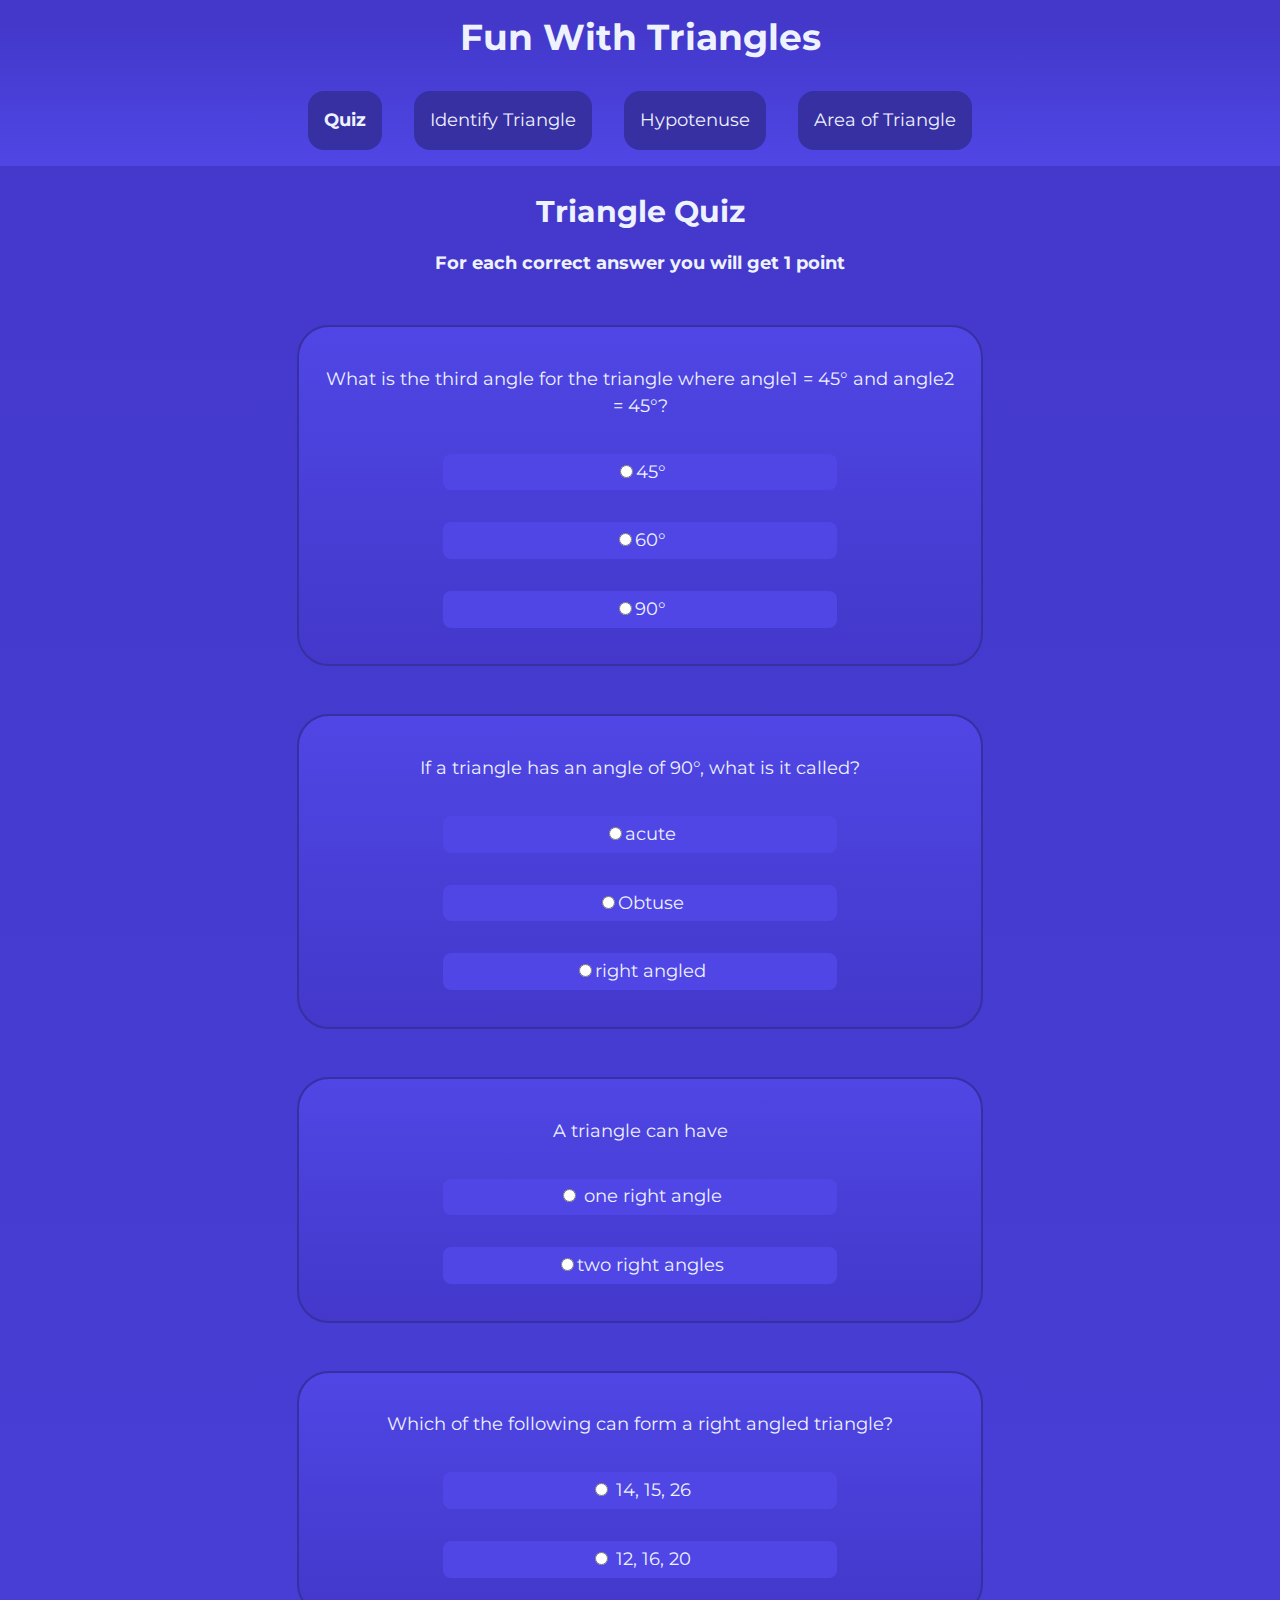
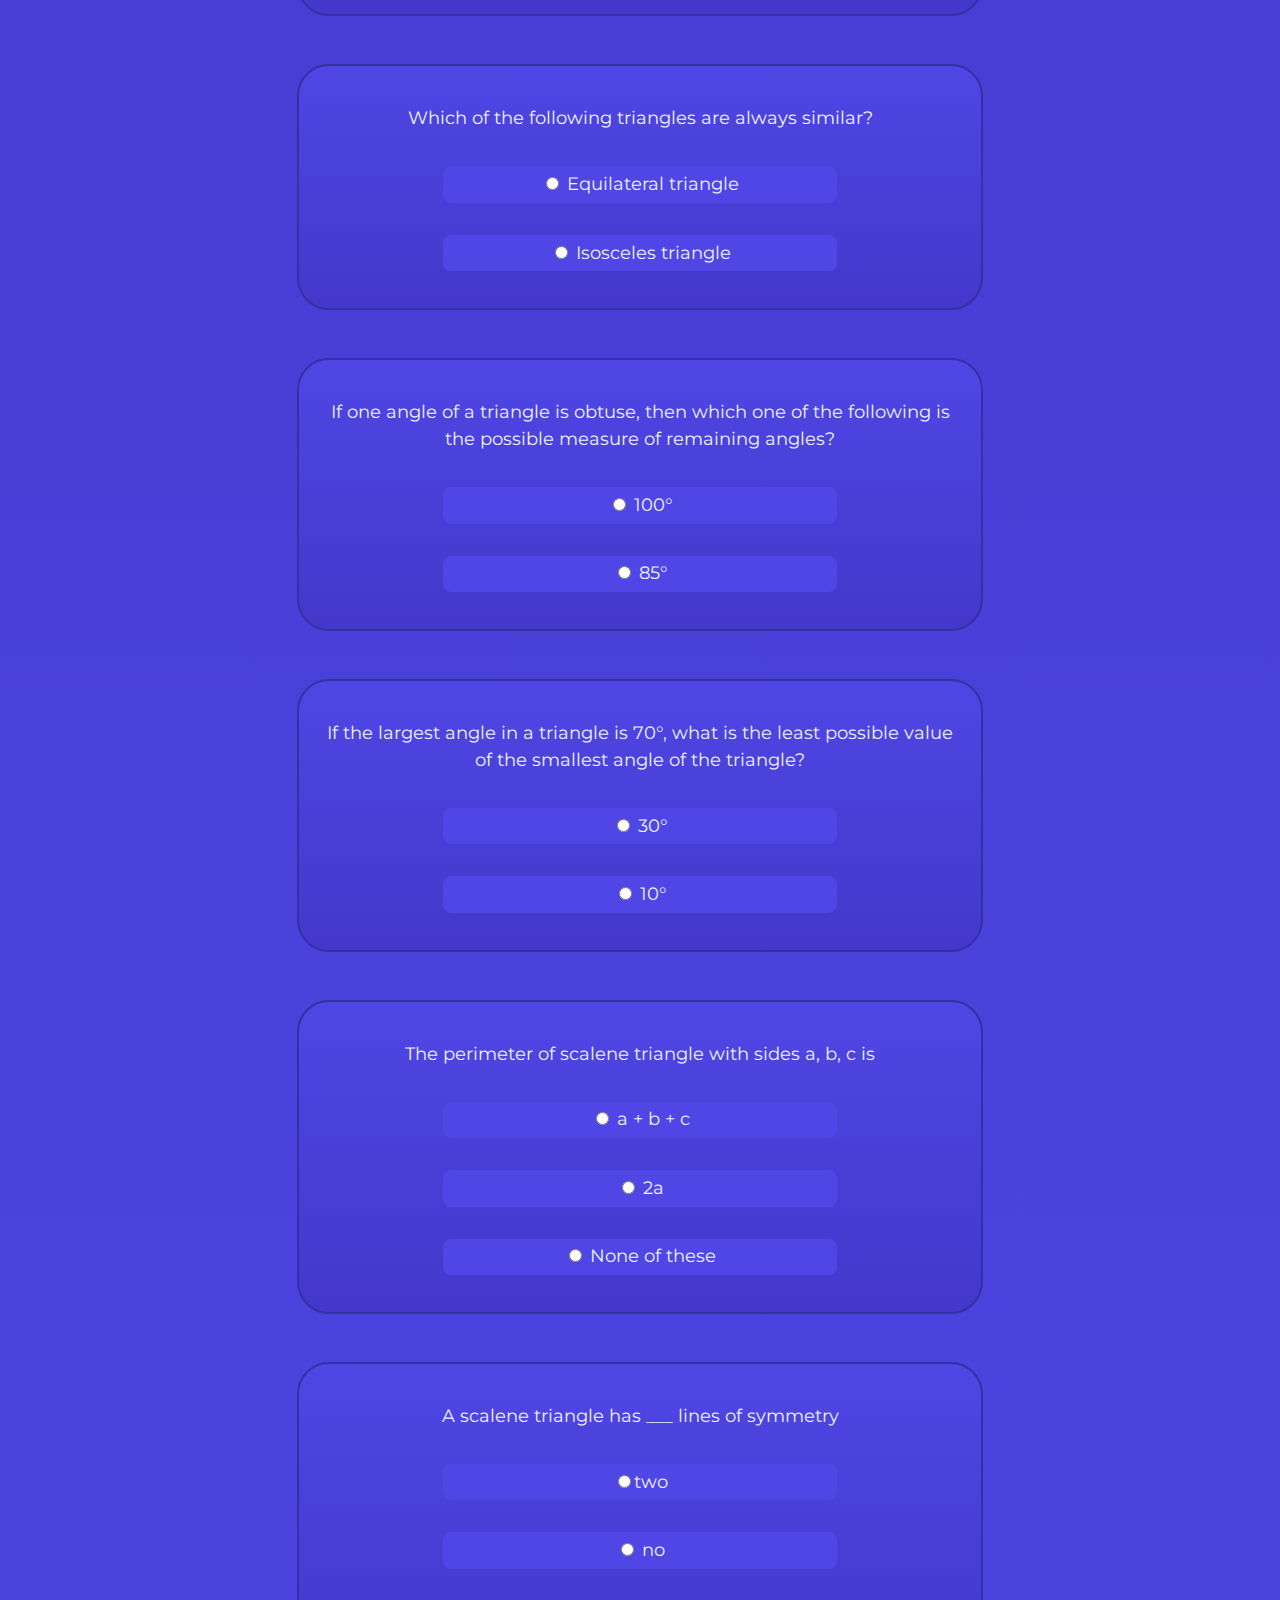
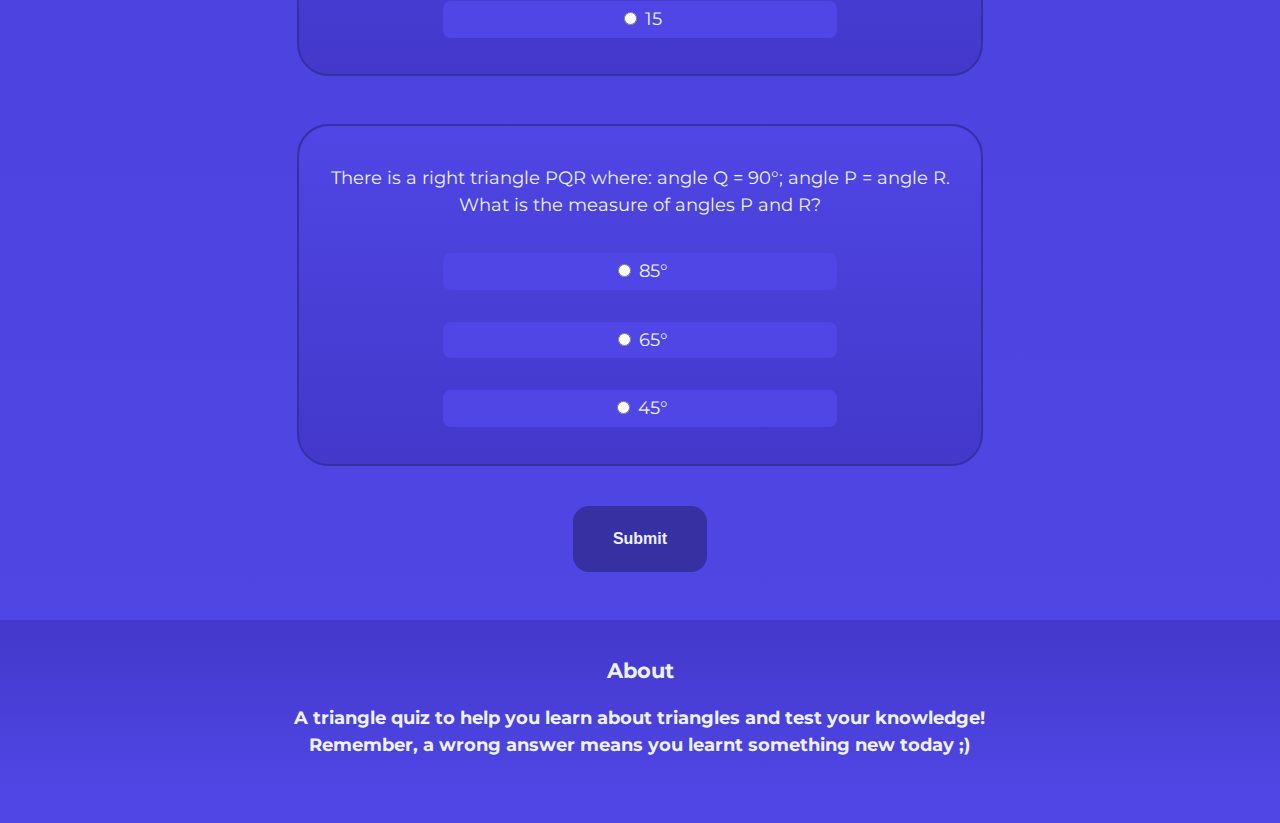
<file: index.html>
<!DOCTYPE html>
<html lang="en">
  <head>
    <meta charset="UTF-8" />
    <meta http-equiv="X-UA-Compatible" content="IE=edge" />
    <meta name="viewport" content="width=device-width, initial-scale=1.0" />
    <title>Quiz</title>
    <link rel="stylesheet" href="style.css" />
  </head>
  <body>
    <header class="hero">
      <h1>Fun With Triangles</h1>
      <nav>
        <a href="index.html#button-target" class="active">Quiz</a>
        <a href="identifyTriangle.html#button-target">Identify Triangle</a>
        <a href="hypotenuse.html#button-target">Hypotenuse</a>
        <a href="areaOfTriangle.html#button-target">Area of Triangle</a>
      </nav>
    </header>

    <main class="quiz" id="button-target">
      <h2>Triangle Quiz</h2>
      <h4>For each correct answer you will get 1 point</h4>
      <form class="quiz-form">
        <div class="question-container">
          <p>
            What is the third angle for the triangle where angle1 = 45° and
            angle2 = 45°?
          </p>
          <label class="option-box">
            <input type="radio" name="question1" value="45°" />45°
          </label>
          <label class="option-box">
            <input type="radio" name="question1" value="60°" />60°
          </label>
          <label class="option-box">
            <input type="radio" name="question1" value="90°" />90°
          </label>
        </div>

        <div class="question-container">
          <p>If a triangle has an angle of 90°, what is it called?</p>
          <label class="option-box">
            <input type="radio" name="question2" value="acute" />acute
          </label>
          <label class="option-box">
            <input type="radio" name="question2" value="Obtuse" />Obtuse
          </label>
          <label class="option-box">
            <input type="radio" name="question2" value="right angled" />right
            angled
          </label>
        </div>
        <div class="question-container">
          <p>A triangle can have</p>
          <label class="option-box">
            <input type="radio" name="question3" value="one right angle" />
            one right angle
          </label>
          <label class="option-box"
            ><input type="radio" name="question3" value="two right angles" />two
            right angles</label
          >
        </div>
        <div class="question-container">
          <p>Which of the following can form a right angled triangle?</p>
          <label class="option-box">
            <input type="radio" name="question4" value="14, 15, 26" />
            14, 15, 26
          </label>
          <label class="option-box">
            <input type="radio" name="question4" value="12, 16, 20" />
            12, 16, 20</label
          >
        </div>
        <div class="question-container">
          <p>Which of the following triangles are always similar?</p>
          <label class="option-box">
            <input type="radio" name="question5" value="Equilateral triangle" />
            Equilateral triangle
          </label>
          <label class="option-box">
            <input type="radio" name="question5" value="Isosceles triangle" />
            Isosceles triangle</label
          >
        </div>
        <div class="question-container">
          <p>
            If one angle of a triangle is obtuse, then which one of the
            following is the possible measure of remaining angles?
          </p>
          <label class="option-box">
            <input type="radio" name="question6" value="100°" />
            100°
          </label>
          <label class="option-box">
            <input type="radio" name="question6" value="85°" />
            85°</label
          >
        </div>

        <div class="question-container">
          <p>
            If the largest angle in a triangle is 70°, what is the least
            possible value of the smallest angle of the triangle?
          </p>
          <label class="option-box">
            <input type="radio" name="question7" value="30°" />
            30°
          </label>
          <label class="option-box">
            <input type="radio" name="question7" value="10°" />
            10°
          </label>
        </div>

        <div class="question-container">
          <p>The perimeter of scalene triangle with sides a, b, c is</p>
          <label class="option-box">
            <input type="radio" name="question8" value="a + b + c" />
            a + b + c
          </label>
          <label class="option-box">
            <input type="radio" name="question8" value="2a" />
            2a
          </label>
          <label class="option-box">
            <input type="radio" name="question8" value="None of these" />
            None of these
          </label>
        </div>

        <div class="question-container">
          <p>A scalene triangle has ___ lines of symmetry</p>
          <label class="option-box">
            <input type="radio" name="question9" value="two" />two
          </label>
          <label class="option-box">
            <input type="radio" name="question9" value="no" />
            no
          </label>
          <label class="option-box">
            <input type="radio" name="question9" value="15" />
            15
          </label>
        </div>

        <div class="question-container">
          <p>
            There is a right triangle PQR where: angle Q = 90°; angle P = angle
            R. What is the measure of angles P and R?
          </p>
          <label class="option-box">
            <input type="radio" name="question10" value="85°" />
            85°
          </label>
          <label class="option-box">
            <input type="radio" name="question10" value="65°" />
            65°
          </label>
          <label class="option-box">
            <input type="radio" name="question10" value="45°" />
            45°
          </label>
        </div>
      </form>
      <button class="submit-button">Submit</button>
      <h3 class="output"></h3>
    </main>

    <footer class="footer">
      <h3>About</h3>
      <p>
        A triangle quiz to help you learn about triangles and test your
        knowledge! Remember, a wrong answer means you learnt something new today
        ;)
      </p>
    </footer>
    <script src="./javaScript/quiz.js"></script>
  </body>
</html>
</file>
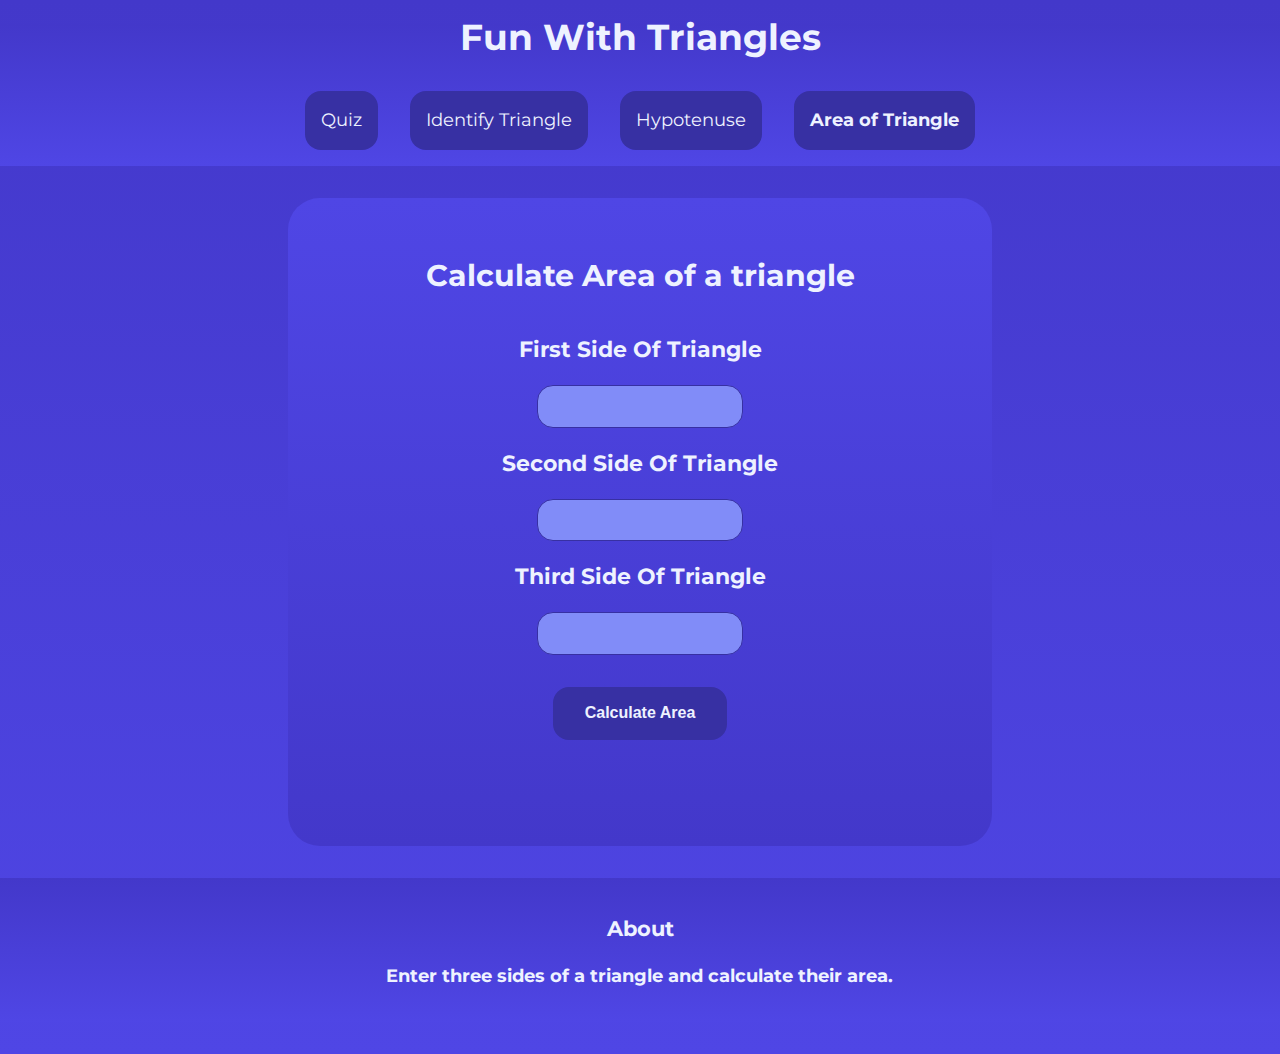
<file: areaOfTriangle.html>
<!DOCTYPE html>
<html lang="en">
  <head>
    <meta charset="UTF-8" />
    <meta http-equiv="X-UA-Compatible" content="IE=edge" />
    <meta name="viewport" content="width=device-width, initial-scale=1.0" />
    <title>Area Of Triangle</title>
    <link rel="stylesheet" href="style.css" />
  </head>
  <body>
    <header class="hero">
      <h1>Fun With Triangles</h1>
      <nav>
        <a href="index.html#button-target">Quiz</a>
        <a href="identifyTriangle.html#button-target">Identify Triangle</a>
        <a href="hypotenuse.html#button-target">Hypotenuse</a>
        <a href="areaOfTriangle.html#button-target" class="active">Area of Triangle</a>
      </nav>
    </header>

    <main class="calculator" id="button-target">
      <h2>Calculate Area of a triangle</h2>
      <form class="area-calculator">
        <label class="input-label" for="first-side">
          <p>First Side Of Triangle</p>
          <input class="input-text first-side" required type="number" />
        </label>
        <label class="input-label" for="second-side">
          <p>Second Side Of Triangle</p>
          <input class="input-text second-side" required type="number" />
        </label>
        <label class="input-label" for="third-side">
          <p>Third Side Of Triangle</p>
          <input class="input-text third-side" required type="number" />
        </label>
        <br />
        <button class="calc-area-button" type="submit">Calculate Area</button>
      </form>
      <h3 class="output"></h3>
    </main>
    <script src="./javaScript/area.js"></script>
    <footer class="footer">
      <h3>About</h3>
      <p>
          Enter three sides of a triangle and calculate their area.
      </p>
    </footer>
  </body>
</html>
</file>
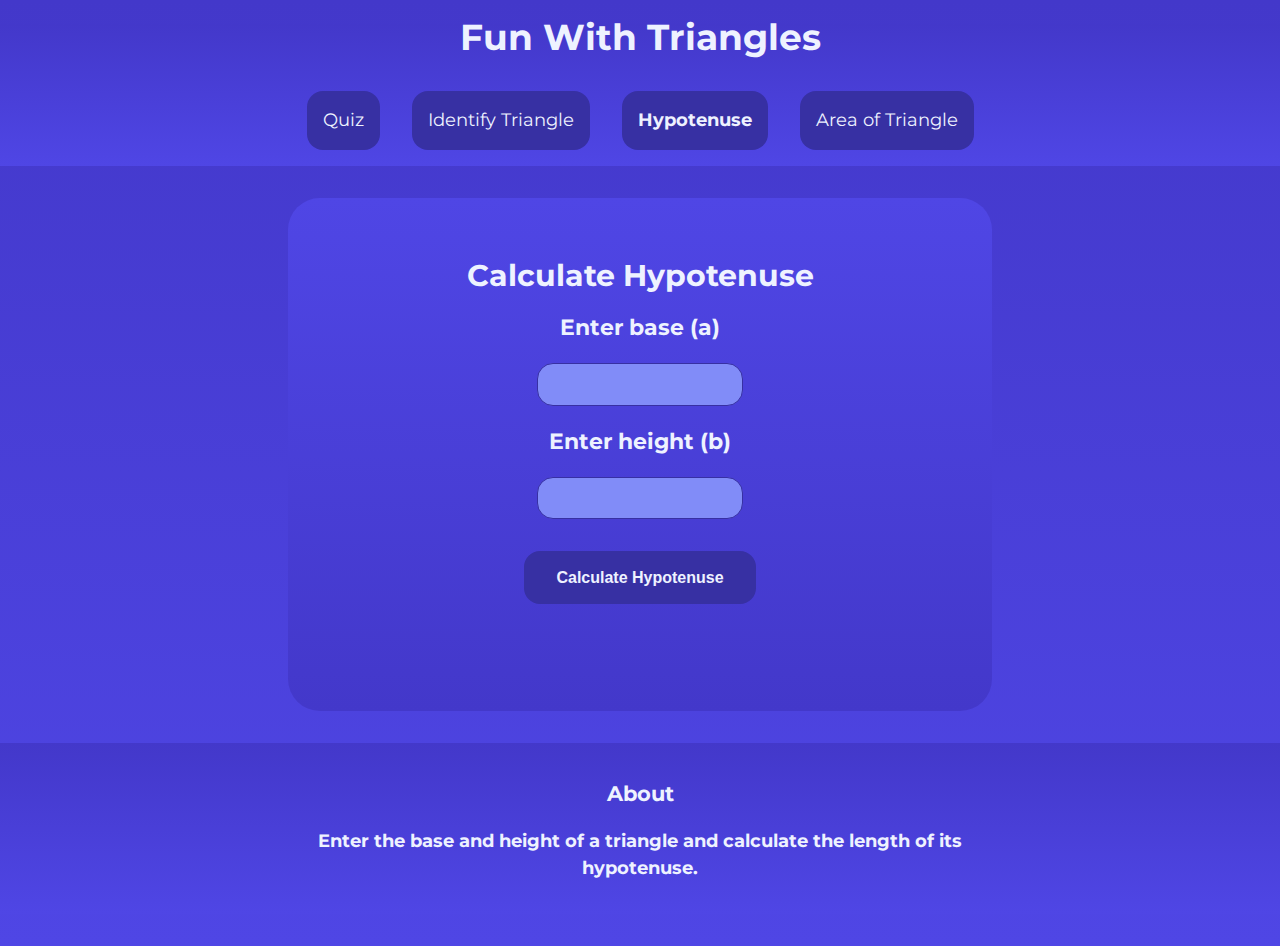
<file: hypotenuse.html>
<!DOCTYPE html>
<html lang="en">
  <head>
    <meta charset="UTF-8" />
    <meta http-equiv="X-UA-Compatible" content="IE=edge" />
    <meta name="viewport" content="width=device-width, initial-scale=1.0" />
    <title>Hypotenuse</title>
    <link rel="stylesheet" href="style.css" />
  </head>
  <body>
    <header class="hero">
      <h1>Fun With Triangles</h1>
      <nav>
        <a href="index.html#button-target">Quiz</a>
        <a href="identifyTriangle.html#button-target">Identify Triangle</a>
        <a href="hypotenuse.html#button-target" class="active">Hypotenuse</a>
        <a href="areaOfTriangle.html#button-target">Area of Triangle</a>
      </nav>
    </header>

    <main class="calculator" id="button-target">
      <form>
        <h2>Calculate Hypotenuse</h2>
        <label class="input-label">
          <p>Enter base (a)</p>
          <input class="input-side" type="number" name="" />
        </label>
        <label class="input-label">
          <p>Enter height (b)</p>
          <input class="input-side" type="number" name="" />
        </label>
        <br />
        <button class="calc-hypo-button" type="submit">
          Calculate Hypotenuse
        </button>
      </form>
      <h3 class="output"></h3>
    </main>

    <footer class="footer">
      <h3>About</h3>
      <p>
        Enter the base and height of a triangle and calculate the length of its hypotenuse.
      </p>
    </footer>
    <script src="./javaScript/hypotenuse.js"></script>
  </body>
</html>
</file>
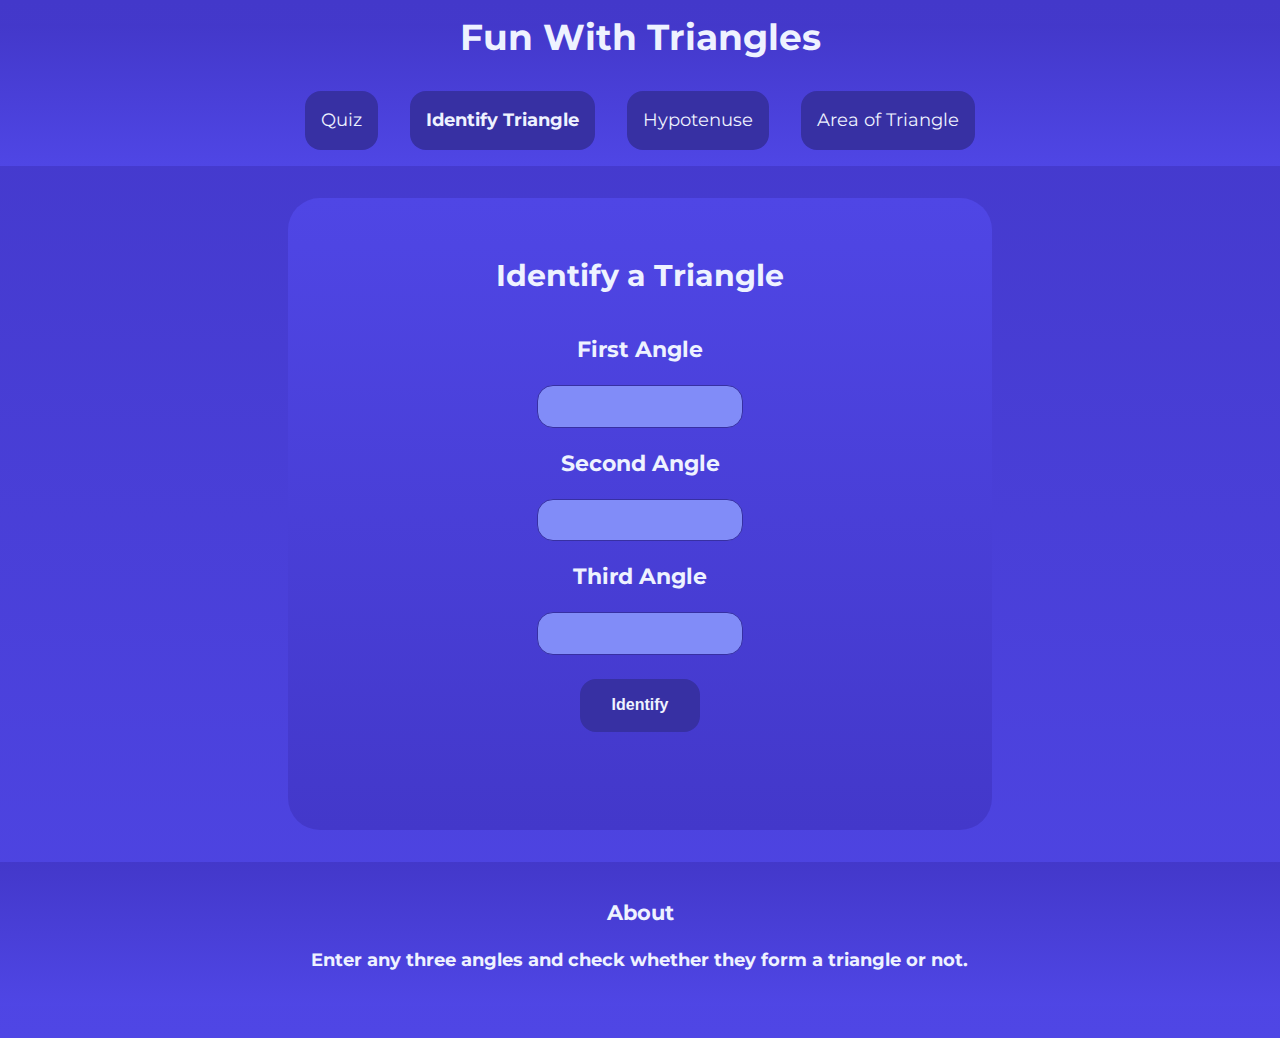
<file: identifyTriangle.html>
<!DOCTYPE html>
<html lang="en">
  <head>
    <meta charset="UTF-8" />
    <meta http-equiv="X-UA-Compatible" content="IE=edge" />
    <meta name="viewport" content="width=device-width, initial-scale=1.0" />
    <title>Identify Triangle</title>
    <link rel="stylesheet" href="style.css" />
  </head>
  <body>
    <header class="hero">
      <h1>Fun With Triangles</h1>
      <nav>
        <a href="index.html#button-target">Quiz</a>
        <a href="identifyTriangle.html#button-target" class="active">Identify Triangle</a>
        <a href="hypotenuse.html#button-target">Hypotenuse</a>
        <a href="areaOfTriangle.html#button-target">Area of Triangle</a>
      </nav>
    </header>

    <main class="identify-triangle" id="button-target">
      <h2>Identify a Triangle</h2>
      <form class="calculate-area">
        <label class="input-label" for="First Angle">
          <p>First Angle</p>
          <input required type="number" class="angle-input" />
        </label>
        <label class="input-label" for="Second Angle">
          <p>Second Angle</p>
          <input required type="number" class="angle-input" />
        </label>
        <label class="input-label" for="Third Angle">
          <p>Third Angle</p>
          <input required type="number" class="angle-input" />
        </label>
        <br />
        <button class="identify-button" type="submit">Identify</button>
      </form>
      <h3 class="output"></h3>
    </main>

    <footer class="footer">
      <h3>About</h3>
      <p>
        Enter any three angles and check whether they form a triangle or not.
      </p>
    </footer>
    <script src="./javaScript/identify.js"></script>
  </body>
</html>
</file>
<file: style.css>
@import url("https://fonts.googleapis.com/css2?family=Montserrat:wght@400;700;800&display=swap");

/**Basic Setup**/

:root {
  --primary-color: #4338ca;
  --text-color-light: #eef2ff;
  --text-color-dark: #312e81;
  --gradient-dark: var(--primary-color);
  --gradient-light: #4f46e5;
  --button-color: #3730a3;
  --quiz-border: #3730a3;
  --input-background: #818cf8;
  --input-border: #3730a3;
}

body {
  background-image: linear-gradient(
    var(--gradient-dark),
    var(--gradient-light)
  );
  font-family: "Montserrat", sans-serif;
  margin: 0;
  padding: 0;
  box-sizing: border-box;
  text-rendering: optimizeLegibility;
  text-align: center;
  color: var(--text-color-light);
  font-size: 18px;
  line-height: 150%;
}

h2 {
  font-size: 30px;
  margin-top: 2rem;
  font-weight: bolder;
}

@media only screen and (max-width: 357px) {
  h2 {
    font-size: 28px;
  }
}

@media only screen and (max-width: 333px) {
  h2 {
    font-size: 26px;
  }
}

h3 {
  font-weight: bolder;
}

/**Header**/

.hero {
  background-image: linear-gradient(
    var(--gradient-dark),
    var(--gradient-light)
  );
}

@media only screen and (max-width: 639px) {
  .hero {
    height: 70vh;
  }
}

@media only screen and (max-width: 358px) {
  h1 {
    font-size: 30px;
  }
}

nav {
  display: flex;
  margin: 1rem auto;
  justify-content: center;
}

@media only screen and (max-width: 695px) {
  nav {
    flex-wrap: wrap;
  }
}

nav a {
  margin: 1rem;
  display: inline;
  text-decoration: none;
  color: var(--text-color-light);
  padding: 1rem;
  background-color: var(--button-color);
  border-radius: 1rem;
}

@media only screen and (max-width: 695px) {
  nav a {
    width: 40%;
  }
}

.active {
  font-weight: bolder;
}

/************/
/** QUIZ **/
/***********/

.quiz-form {
  display: flex;
  flex-direction: column;
}

.question-container {
  border: 2px solid var(--quiz-border);
  width: 50%;
  margin: 1.5rem auto;
  padding: 1.3rem;
  border-radius: 2rem;
  background-image: linear-gradient(
    var(--gradient-light),
    var(--gradient-dark)
  );
  display: flex;
  flex-direction: column;
}

@media only screen and (max-width: 692px) {
  .question-container {
    width: 60%;
  }
}

@media only screen and (max-width: 577px) {
  .question-container {
    width: 70%;
  }
}

@media only screen and (max-width: 494px) {
  .question-container {
    width: 80%;
  }
}

.submit-button {
  margin: 1rem auto;
  padding: 0.5rem 1.5rem;
  background-color: var(--button-color);
  border: 1rem solid var(--quiz-border);
  border-radius: 1rem;
  color: var(--text-color-light);
  font-size: 16px;
  font-weight: bold;
}

.option-box {
  border-radius: 0.5rem;
  margin: 1rem auto;
  padding: 0.3rem;
  background-color: #4f46e5;
  width: 60%;
}

/***********************/
/** IDENTIFY TRIANGLE **/
/***********************/

.identify-triangle {
  display: flex;
  flex-direction: column;
  background-image: linear-gradient(
    var(--gradient-light),
    var(--gradient-dark)
  );
  width: 50%;
  margin: 2rem auto;
  padding: 2rem;
  border-radius: 2rem;
}

@media only screen and (max-width: 695px) {
  .identify-triangle {
    width: 60%;
  }
}

@media only screen and (max-width: 577px) {
  .identify-triangle {
    width: 70%;
  }
}

@media only screen and (max-width: 494px) {
  .identify-triangle {
    width: 80%;
  }
}

.input-label {
  font-size: 22px;
  font-weight: bold;
}

.angle-input {
  padding: 0.8rem;
  border-radius: 1rem;
  border: 1px solid var(--input-border);
  background-color: var(--input-background);
  color: var(--text-color-dark);
  font-weight: bolder;
}

.identify-button {
  margin: 1.5rem auto;
  padding: 0.1rem 1rem;
  background-color: var(--button-color);
  border: 1rem solid var(--quiz-border);
  border-radius: 1rem;
  color: var(--text-color-light);
  font-size: 16px;
  font-weight: bold;
}

/***************************/
/** HYPOTENUSE CALCULATOR **/
/***************************/

.calculator {
  display: flex;
  flex-direction: column;
  background-image: linear-gradient(
    var(--gradient-light),
    var(--gradient-dark)
  );
  width: 50%;
  margin: 2rem auto;
  padding: 2rem;
  border-radius: 2rem;
}

@media only screen and (max-width: 695px) {
  .calculator {
    width: 60%;
  }
}

@media only screen and (max-width: 577px) {
  .calculator {
    width: 70%;
  }
}

@media only screen and (max-width: 494px) {
  .calculator {
    width: 80%;
  }
}

.input-side {
  padding: 0.8rem;
  border-radius: 1rem;
  border: 1px solid var(--input-border);
  background-color: var(--input-background);
  color: var(--text-color-dark);
  font-weight: bolder;
}

.calc-hypo-button {
  margin: 2rem auto;
  padding: 0.1rem 1rem;
  background-color: var(--button-color);
  border: 1rem solid var(--quiz-border);
  border-radius: 1rem;
  color: var(--text-color-light);
  font-size: 16px;
  font-weight: bold;
}

/**********************/
/** AREA CALCULATOR **/
/*********************/

.input-text {
  padding: 0.8rem;
  border-radius: 1rem;
  border: 1px solid var(--input-border);
  background-color: var(--input-background);
  color: var(--text-color-dark);
  font-weight: bolder;
}

.calc-area-button {
  margin: 2rem auto;
  padding: 0.1rem 1rem;
  background-color: var(--button-color);
  border: 1rem solid var(--quiz-border);
  border-radius: 1rem;
  color: var(--text-color-light);
  font-size: 16px;
  font-weight: bold;
}

/**Footer**/

.footer {
  background-image: linear-gradient(
    var(--gradient-dark),
    var(--gradient-light)
  );
  padding: 1rem;
  margin: 2rem auto;
}

.footer p {
  width: 60%;
  margin: 1rem auto;
  font-weight: bold;
}

@media only screen and (max-width: 783px) {
  .footer p {
    width: 80%;
  }
}

@media only screen and (max-width: 499px) {
  .footer p {
    width: 90%;
  }
}

@media only screen and (max-width: 375px) {
  .footer p {
    width: 95%;
  }
}
</file>
